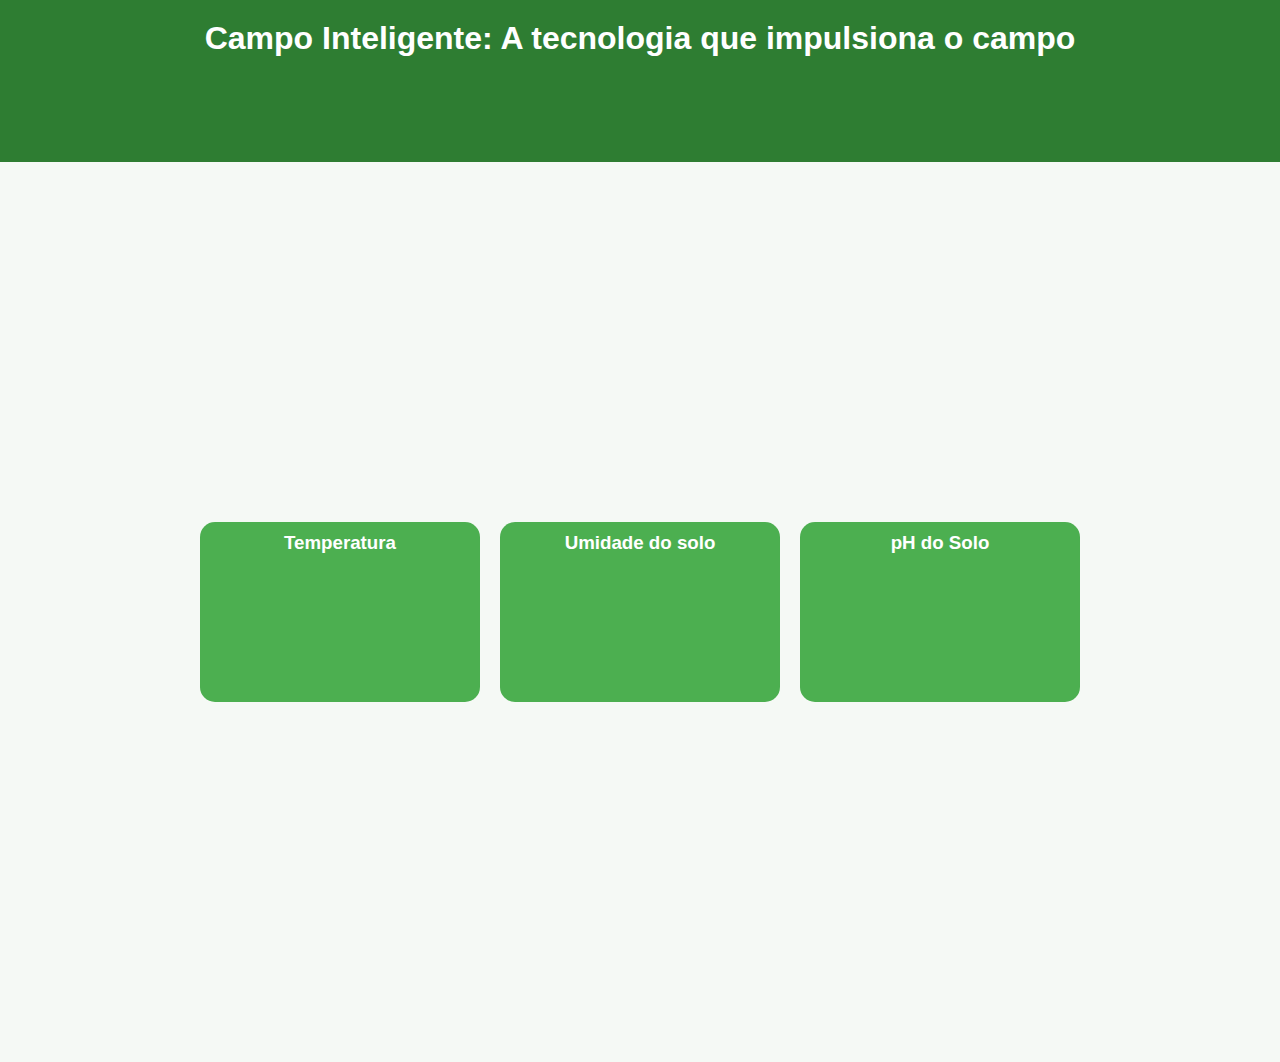
<file: index.html>
<!DOCTYPE html>
<html lang="pt-br">
<head>
    <meta charset="UTF-8">
    <meta name="viewport" content="width=device-width, initial-scale=1.0">
    <title>Conexão Campo-Cidade</title>
    <link rel="stylesheet" href="src/css/style.css">
</head>
<body>
    <header>
        <h1>Campo Inteligente: A tecnologia que impulsiona o campo</h1>
    </header>

    <!--Cards para exibir informações sobre o solo.-->
    <main>
        <section class="section-cards">
            <div class="card">
                <h3>Temperatura</h3>
            </div>

            <div class="card">
                <h3>Umidade do solo</h3>
            </div>

            <div class=card>
                <h3>pH do Solo</h3>
            </div>
        </section>
    </main>
</body>
</html>
</file>
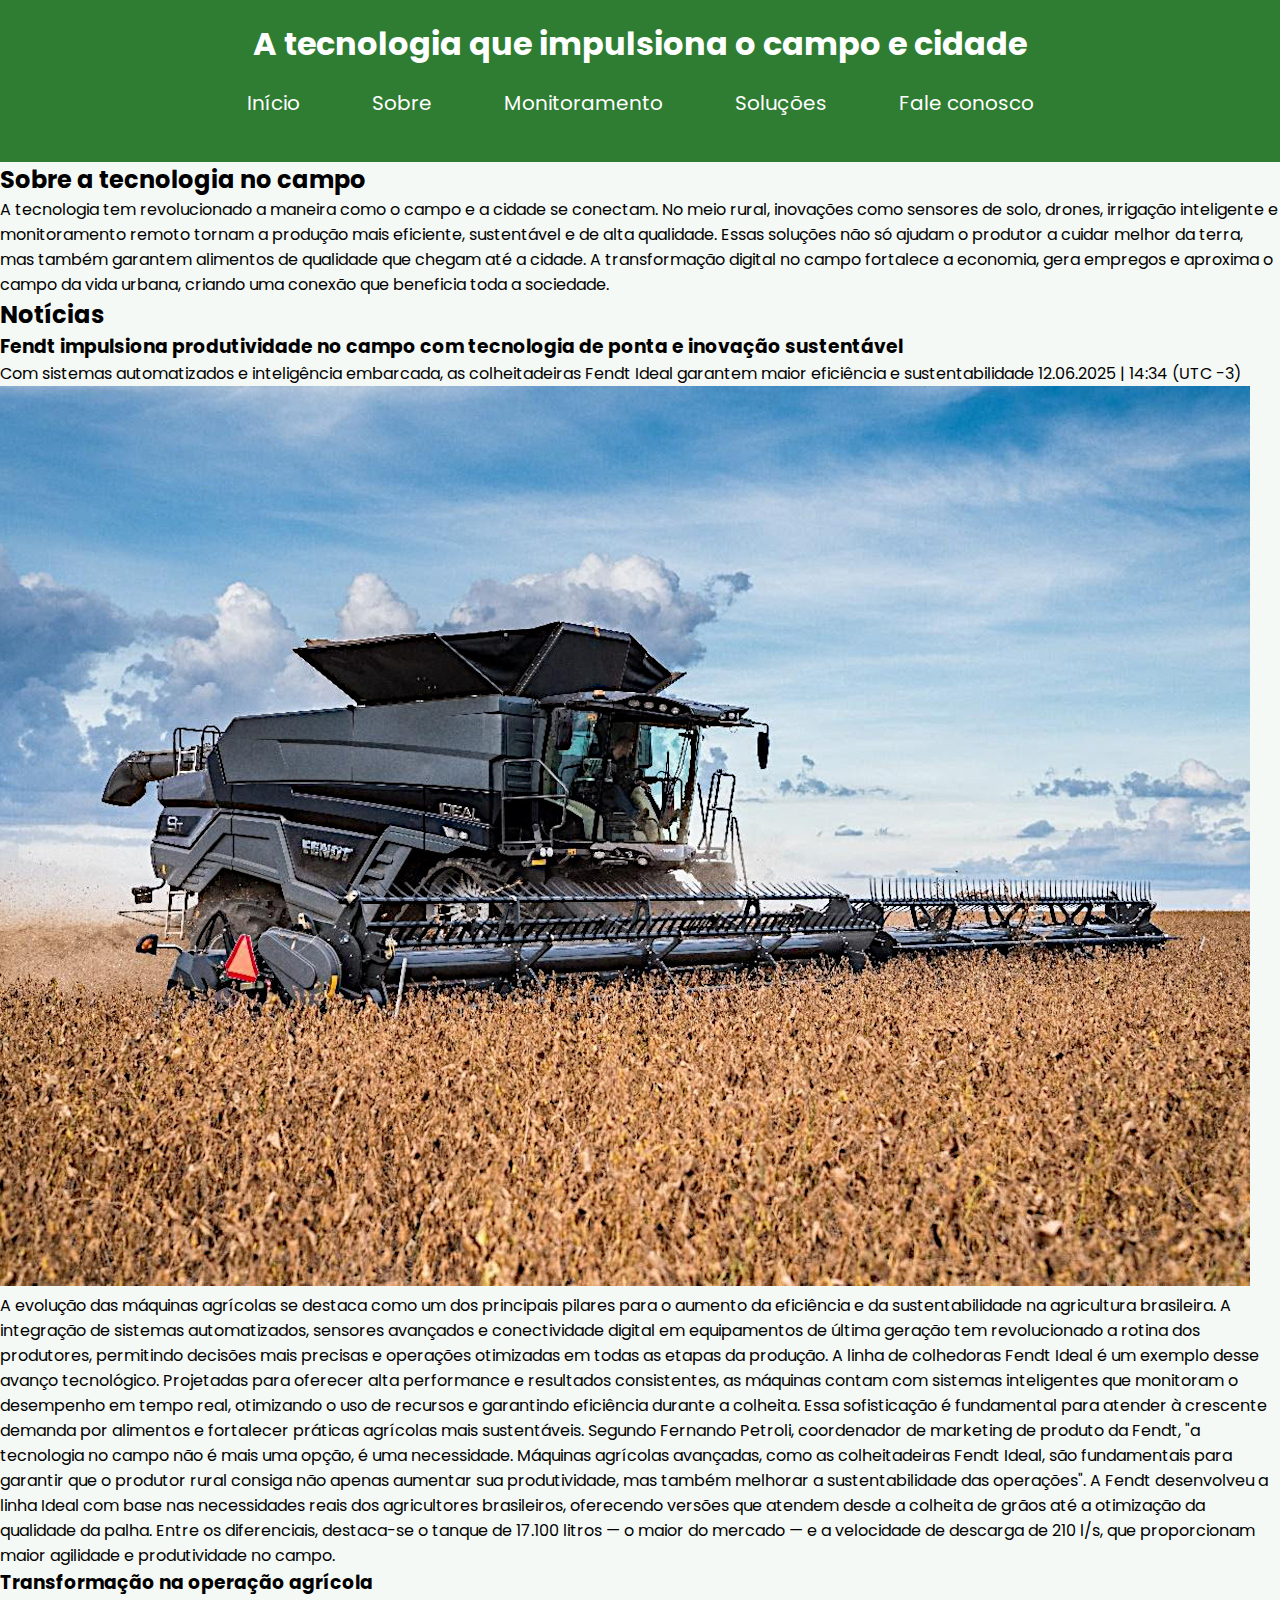
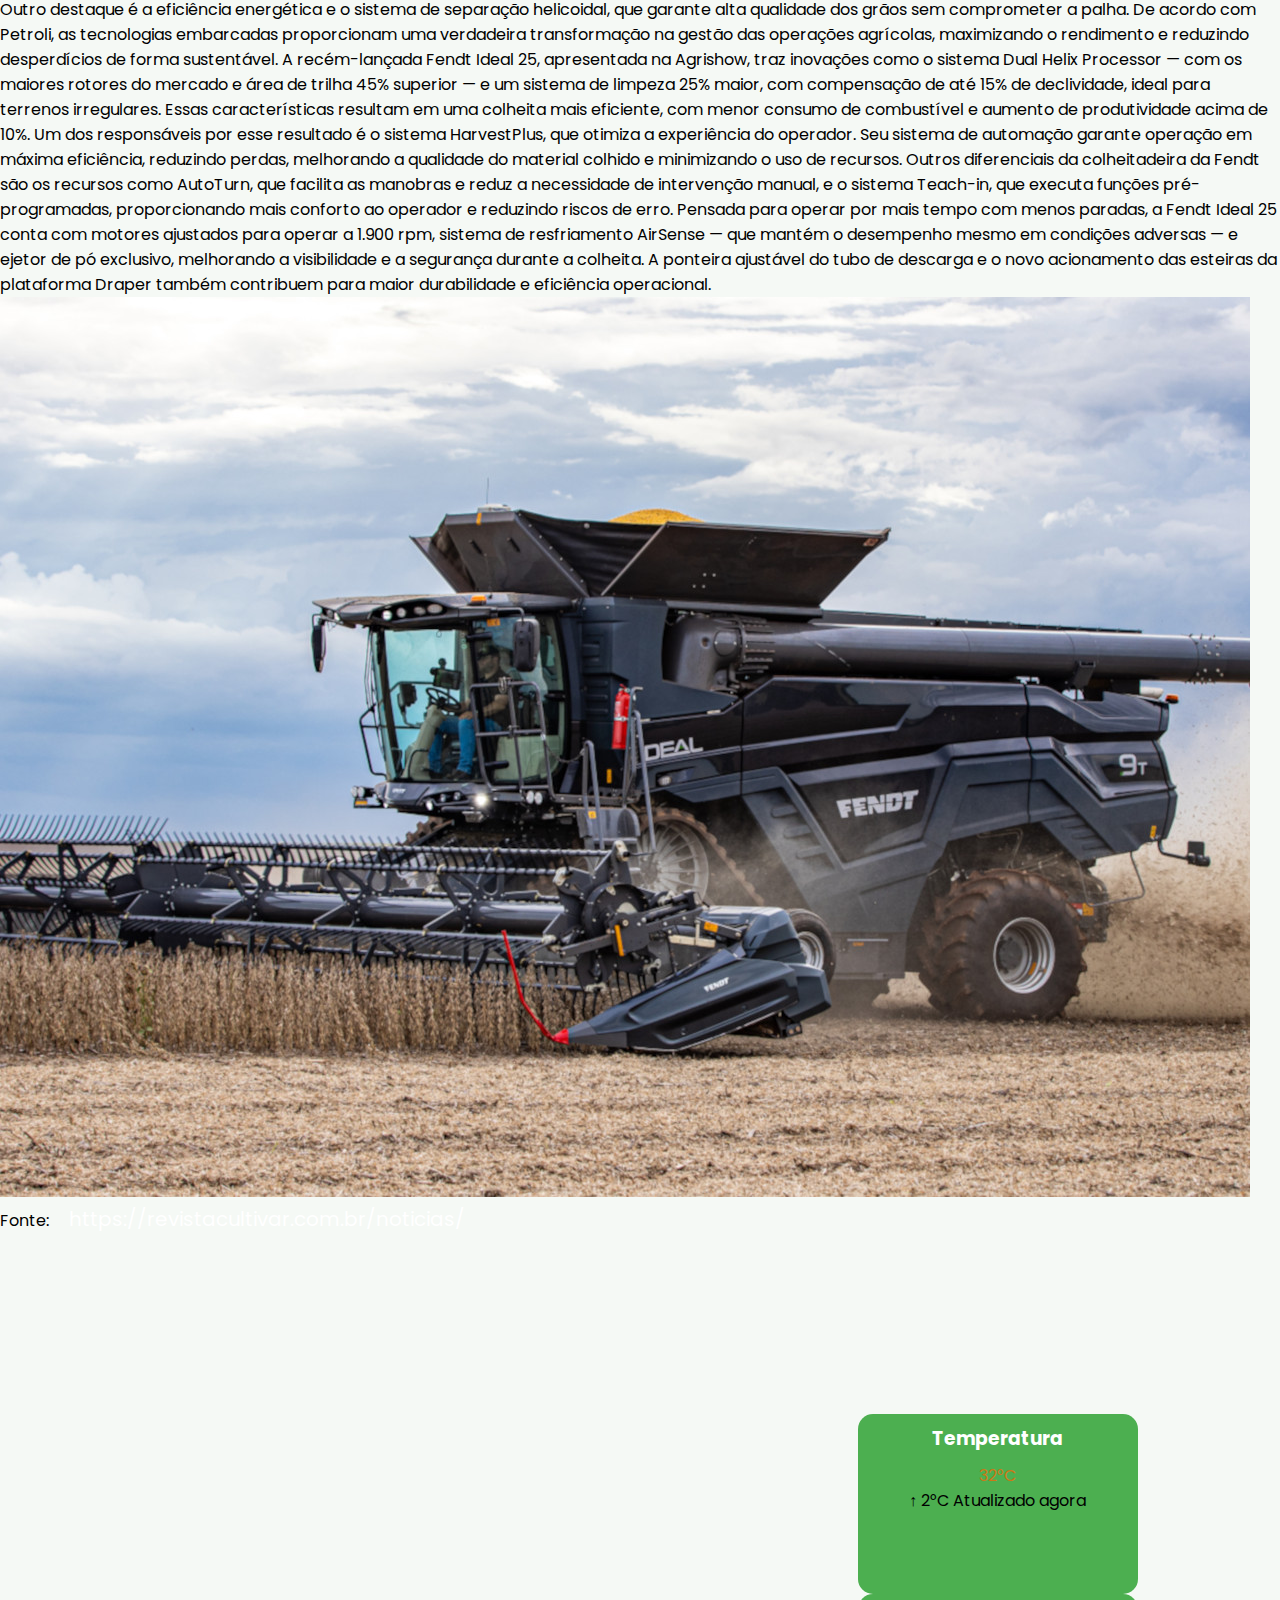
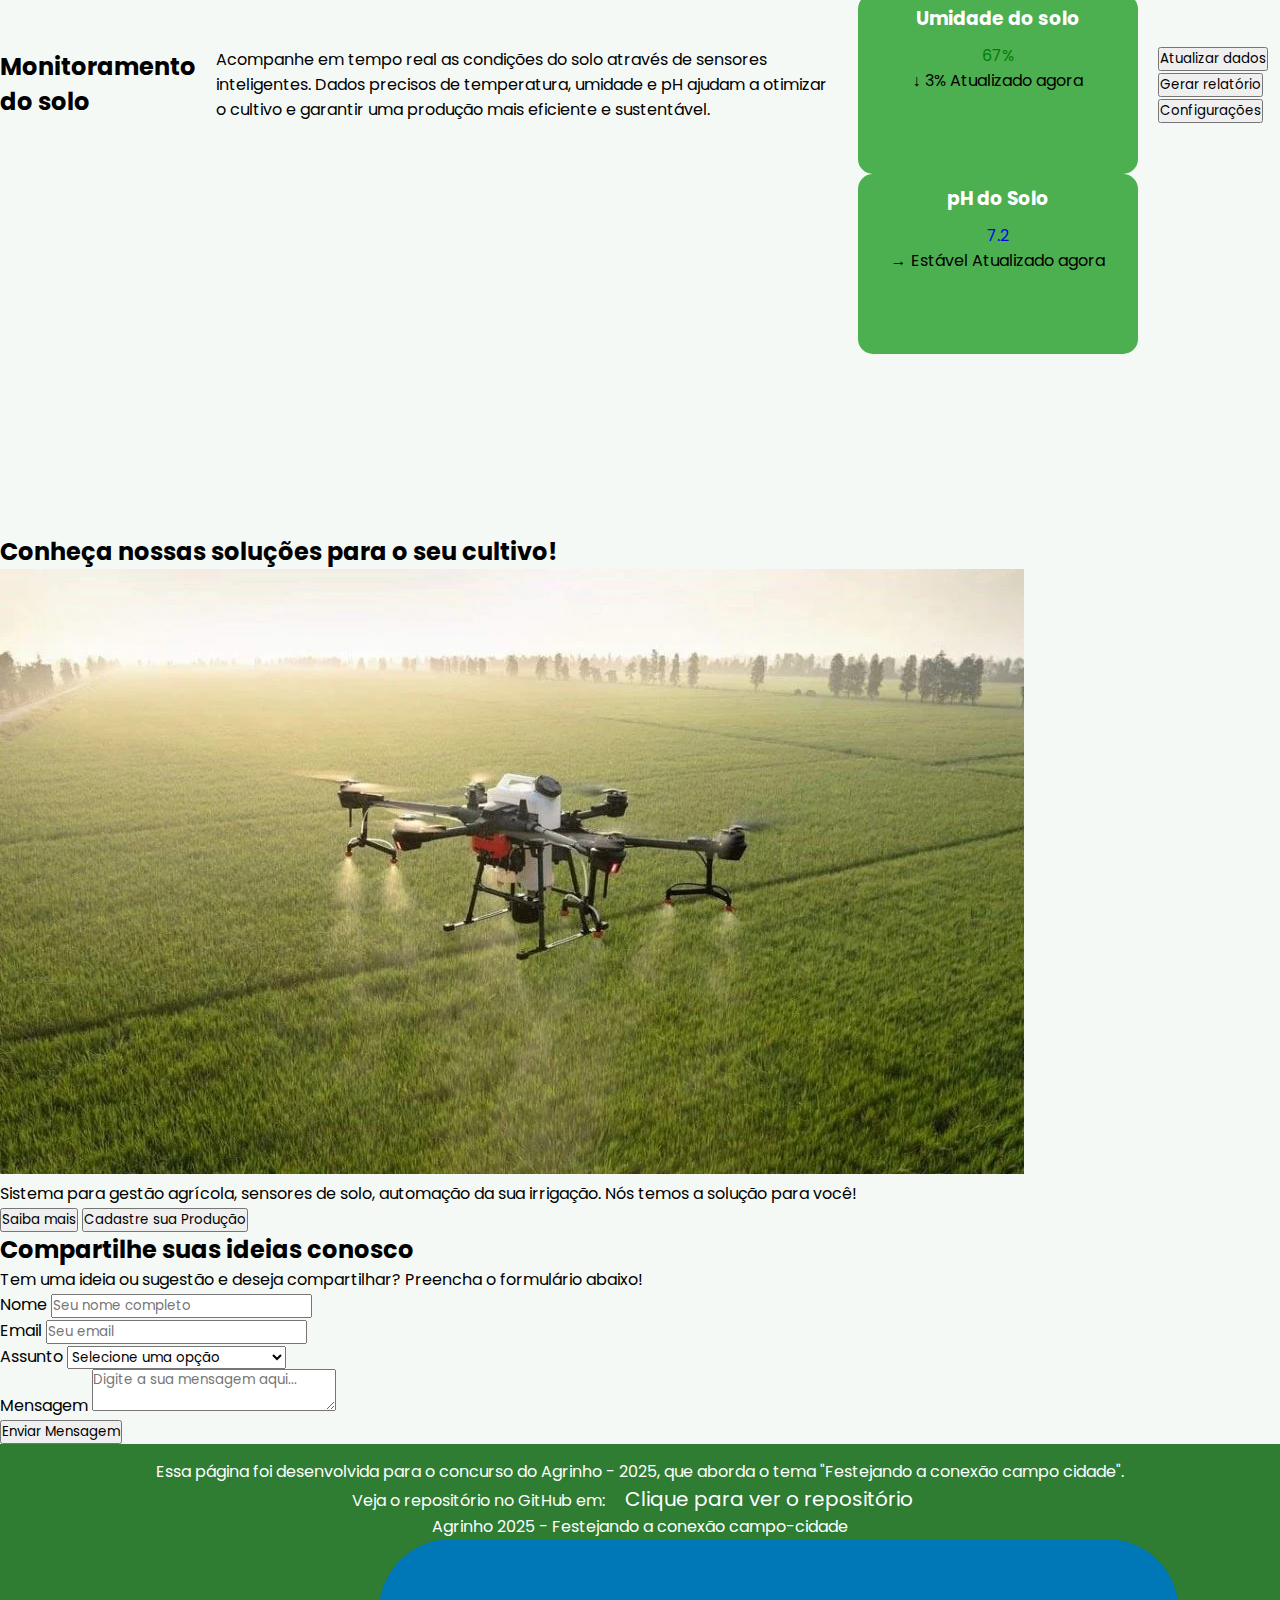
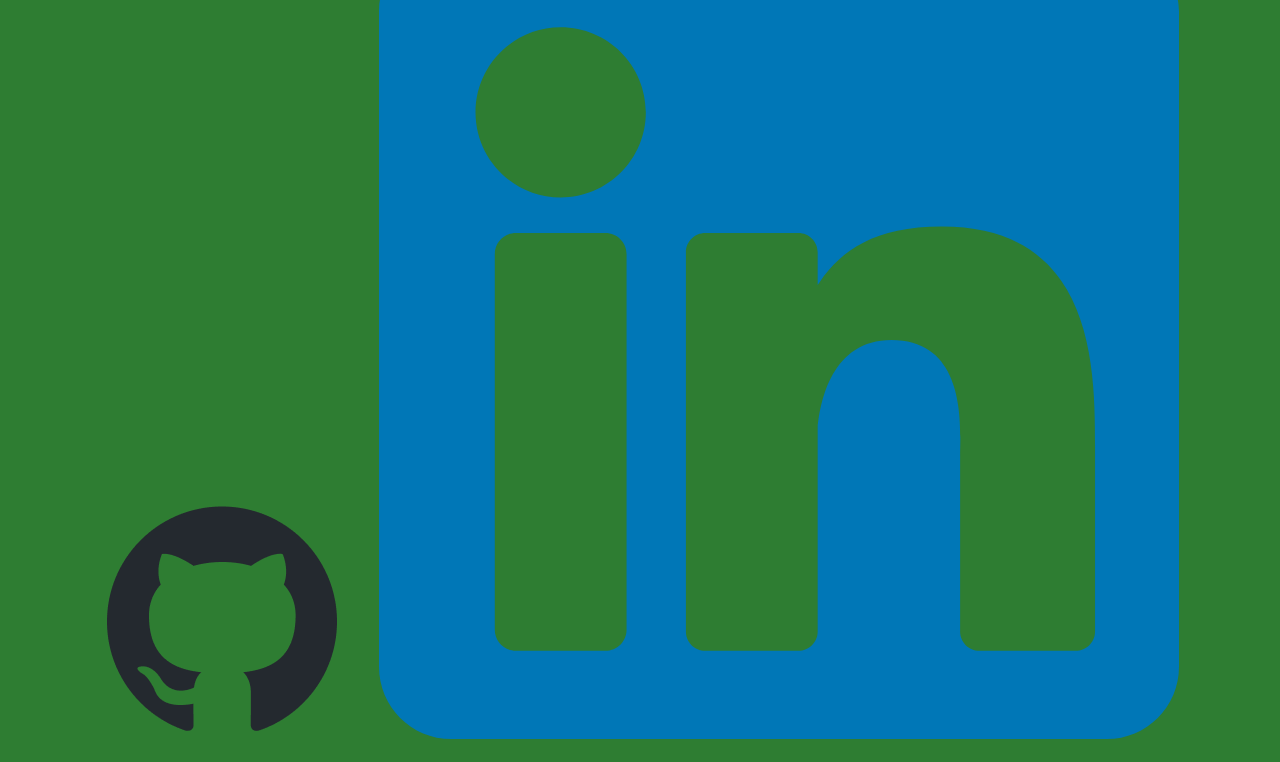
<file: src/pages/index.html>
<!DOCTYPE html>
<html lang="pt-br">
<head>
    <meta charset="UTF-8">
    <meta name="viewport" content="width=device-width, initial-scale=1.0" />
    <title>Conexão Campo-Cidade</title>
    <link href="https://fonts.googleapis.com/css2?family=Poppins:wght@400;500;600;700&display=swap" rel="stylesheet">
    <link rel="stylesheet" href="../css/style.css">
    <link rel="stylesheet" href="../css/responsive.css">
</head>
<body>
    <header id="home">
        <h1>A tecnologia que impulsiona o campo e cidade</h1>

        <nav>
            <ul>
                <li>
                    <a href="#home">Início</a>
                </li>
                <li>
                    <a href="#about">Sobre</a>
                </li>
                <li>
                    <a href="#monitoring">Monitoramento</a>
                </li>
                <li>
                    <a href="#soluctions">Soluções</a>
                </li>
                <li>
                    <a href="#form">Fale conosco</a>
                </li>
            </ul>
        </nav>
    </header>

    <main>
        <section id="about">
            <h2>Sobre a tecnologia no campo</h2>
            <p>
                A tecnologia tem revolucionado a maneira como o campo e a cidade se conectam. No meio rural, inovações como sensores de solo, drones, irrigação inteligente e monitoramento remoto tornam a produção mais eficiente, sustentável e de alta qualidade. Essas soluções não só ajudam o produtor a cuidar melhor da terra, mas também garantem alimentos de qualidade que chegam até a cidade. A transformação digital no campo fortalece a economia, gera empregos e aproxima o campo da vida urbana, criando uma conexão que beneficia toda a sociedade.
            </p>
        </section>

        <section class="news">
            <h2>Notícias</h2>
            <div class="new">
                <h3>
                    Fendt impulsiona produtividade no campo com tecnologia de ponta e inovação sustentável
                </h3
                <p class="preview">
                    Com sistemas automatizados e inteligência embarcada, as colheitadeiras Fendt Ideal garantem maior eficiência e sustentabilidade
                    12.06.2025 | 14:34 (UTC -3)
                </p>
    
                <img src="../img/new.jpg" alt="">
                <p class="new-description">
                    A evolução das máquinas agrícolas se destaca como um dos principais pilares para o aumento da eficiência e da sustentabilidade na agricultura brasileira. A integração de sistemas automatizados, sensores avançados e conectividade digital em equipamentos de última geração tem revolucionado a rotina dos produtores, permitindo decisões mais precisas e operações otimizadas em todas as etapas da produção.
    
                    A linha de colhedoras Fendt Ideal é um exemplo desse avanço tecnológico. Projetadas para oferecer alta performance e resultados consistentes, as máquinas contam com sistemas inteligentes que monitoram o desempenho em tempo real, otimizando o uso de recursos e garantindo eficiência durante a colheita. Essa sofisticação é fundamental para atender à crescente demanda por alimentos e fortalecer práticas agrícolas mais sustentáveis.
    
                    Segundo Fernando Petroli, coordenador de marketing de produto da Fendt, "a tecnologia no campo não é mais uma opção, é uma necessidade. Máquinas agrícolas avançadas, como as colheitadeiras Fendt Ideal, são fundamentais para garantir que o produtor rural consiga não apenas aumentar sua produtividade, mas também melhorar a sustentabilidade das operações".
    
                    A Fendt desenvolveu a linha Ideal com base nas necessidades reais dos agricultores brasileiros, oferecendo versões que atendem desde a colheita de grãos até a otimização da qualidade da palha. Entre os diferenciais, destaca-se o tanque de 17.100 litros — o maior do mercado — e a velocidade de descarga de 210 l/s, que proporcionam maior agilidade e produtividade no campo.
                </p>
            </div>

            <div class="new">
                <h3>
                    Transformação na operação agrícola
                </h3>
                <p class="new-description">
                    Outro destaque é a eficiência energética e o sistema de separação helicoidal, que garante alta qualidade dos grãos sem comprometer a palha. De acordo com Petroli, as tecnologias embarcadas proporcionam uma verdadeira transformação na gestão das operações agrícolas, maximizando o rendimento e reduzindo desperdícios de forma sustentável.
    
                    A recém-lançada Fendt Ideal 25, apresentada na Agrishow, traz inovações como o sistema Dual Helix Processor — com os maiores rotores do mercado e área de trilha 45% superior — e um sistema de limpeza 25% maior, com compensação de até 15% de declividade, ideal para terrenos irregulares. Essas características resultam em uma colheita mais eficiente, com menor consumo de combustível e aumento de produtividade acima de 10%.
    
                    Um dos responsáveis por esse resultado é o sistema HarvestPlus, que otimiza a experiência do operador. Seu sistema de automação garante operação em máxima eficiência, reduzindo perdas, melhorando a qualidade do material colhido e minimizando o uso de recursos. Outros diferenciais da colheitadeira da Fendt são os recursos como AutoTurn, que facilita as manobras e reduz a necessidade de intervenção manual, e o sistema Teach-in, que executa funções pré-programadas, proporcionando mais conforto ao operador e reduzindo riscos de erro.
    
                    Pensada para operar por mais tempo com menos paradas, a Fendt Ideal 25 conta com motores ajustados para operar a 1.900 rpm, sistema de resfriamento AirSense — que mantém o desempenho mesmo em condições adversas — e ejetor de pó exclusivo, melhorando a visibilidade e a segurança durante a colheita. A ponteira ajustável do tubo de descarga e o novo acionamento das esteiras da plataforma Draper também contribuem para maior durabilidade e eficiência operacional.
                </p>

                <img src="../img/new2.jpg" alt="">
            </div>

            <span>Fonte: <a href="https://revistacultivar.com.br/noticias/fendt-impulsiona-produtividade-no-campo-com-tecnologia-de-ponta-e-inovacao-sustentavel">https://revistacultivar.com.br/noticias/</a></span>
        </section>
        <!--Cards para exibir informações sobre o solo. (É apenas para simular, já que o projeto é baseado apenas em HTML e CSS, então não terá nenhuma funcionalidade útil)-->
        <section class="section-cards" id="monitoring">
            <h2>Monitoramento do solo</h2>
            <p class="monitoring-description">
                Acompanhe em tempo real as condições do solo através de sensores inteligentes. 
                Dados precisos de temperatura, umidade e pH ajudam a otimizar o cultivo e 
                garantir uma produção mais eficiente e sustentável.
            </p>

            <div class="cards">
                <div class="card">
                    <h3>Temperatura</h3>
                    <p class="orange-status">32°C</p>
                    
                    <div class="card-footer">
                        <span class="stt-green">↑ 2°C</span>
                        <span class="updated-now">Atualizado agora</span>
                    </div>
                </div>
    
                <div class="card">
                    <h3>Umidade do solo</h3>
                    <p class="green-status">67%</p>
                    <div class="card-footer">
                        <span class="stt-red">↓ 3%</span>
                        <span class="updated-now">Atualizado agora</span>
                    </div>
                </div>
    
                <div class="card">
                    <h3>pH do Solo</h3>
                    <p class="blue-status">7.2</p>
                    <div class="card-footer">
                        <span class="stt-yellow">→ Estável</span>
                        <span class="updated-now">Atualizado agora</span>
                    </div>
                </div>
            </div>

            <div class="sys-control">
                <button>Atualizar dados</button>
                <button>Gerar relatório</button>
                <button>Configurações</button>
            </div>
        </section>

        <section class="container-box" id="soluctions">
            <div class="boxes">
                <div class="box">
                    <h2>Conheça nossas soluções para o seu cultivo!</h2>
                    <div class="drone">
                        <img src="../img/drone_img.webp" alt="" id="drone-img">
                    </div>
            
                    <p>
                        Sistema para gestão agrícola, sensores de solo, automação da sua irrigação. Nós temos a solução para você!
                    </p>

                    <div class="buttons">
                        <button>Saiba mais</button>
                        <button>Cadastre sua Produção</button>
                    </div>
                </div>
            </div>
        </section>
    </main>

    <section id="form" class="form-section">
        <h2>Compartilhe suas ideias conosco</h2>
        <p class="form-description">Tem uma ideia ou sugestão e deseja compartilhar? Preencha o formulário abaixo!</p>

        <form>
            <div class="form-label">
                <label for="name">Nome</label>
                <input type="text" required placeholder="Seu nome completo">
            </div>

            <div class="form-label">
                <label for="email">Email</label>
                <input type="email" required placeholder="Seu email">
            </div>

            <div class="form-label">
                <label for="submit">Assunto</label>
                <select name="" id="submit" required>
                    <option value="">Selecione uma opção</option>
                    <option value="sugestion">Sugerir uma nova Tecnologia</option>
                    <option value="idea">Nova Ideia</option>
                    <option value="opinion">Compartilhar opinião</option>
                    <option value="other">Outro</option>
                </select>

            <div class="form-label">
                <label for="message">Mensagem</label>
                <textarea name="" id="message" placeholder="Digite a sua mensagem aqui..."></textarea>
            </div>

                <div class="form-btn">
                    <button>Enviar Mensagem</button>
                </div>
            </div>
        </form>
    </section>

    <footer>
        <p>
            Essa página foi desenvolvida para o concurso do Agrinho - 2025, que aborda o tema "Festejando a conexão campo cidade".
            <br>
            Veja o repositório no GitHub em: <a href="https://github.com/kev1n999/agrinho-2025-ctg4">Clique para ver o repositório</a>
        </p>
        <p>Agrinho 2025 - Festejando a conexão campo-cidade</p>

        <a href="https://github.com/kev1n999">
            <img src="../img/github-mark.png" alt="Acesse meu GitHub">
        </a>
        <a href="https://www.linkedin.com/in/kevin-fdev/">
            <img src="../img/linkedin-svgrepo-com.svg" alt="Acesse meu Linkedin">
        </a>

    </footer>
</body>
</html>
</file>
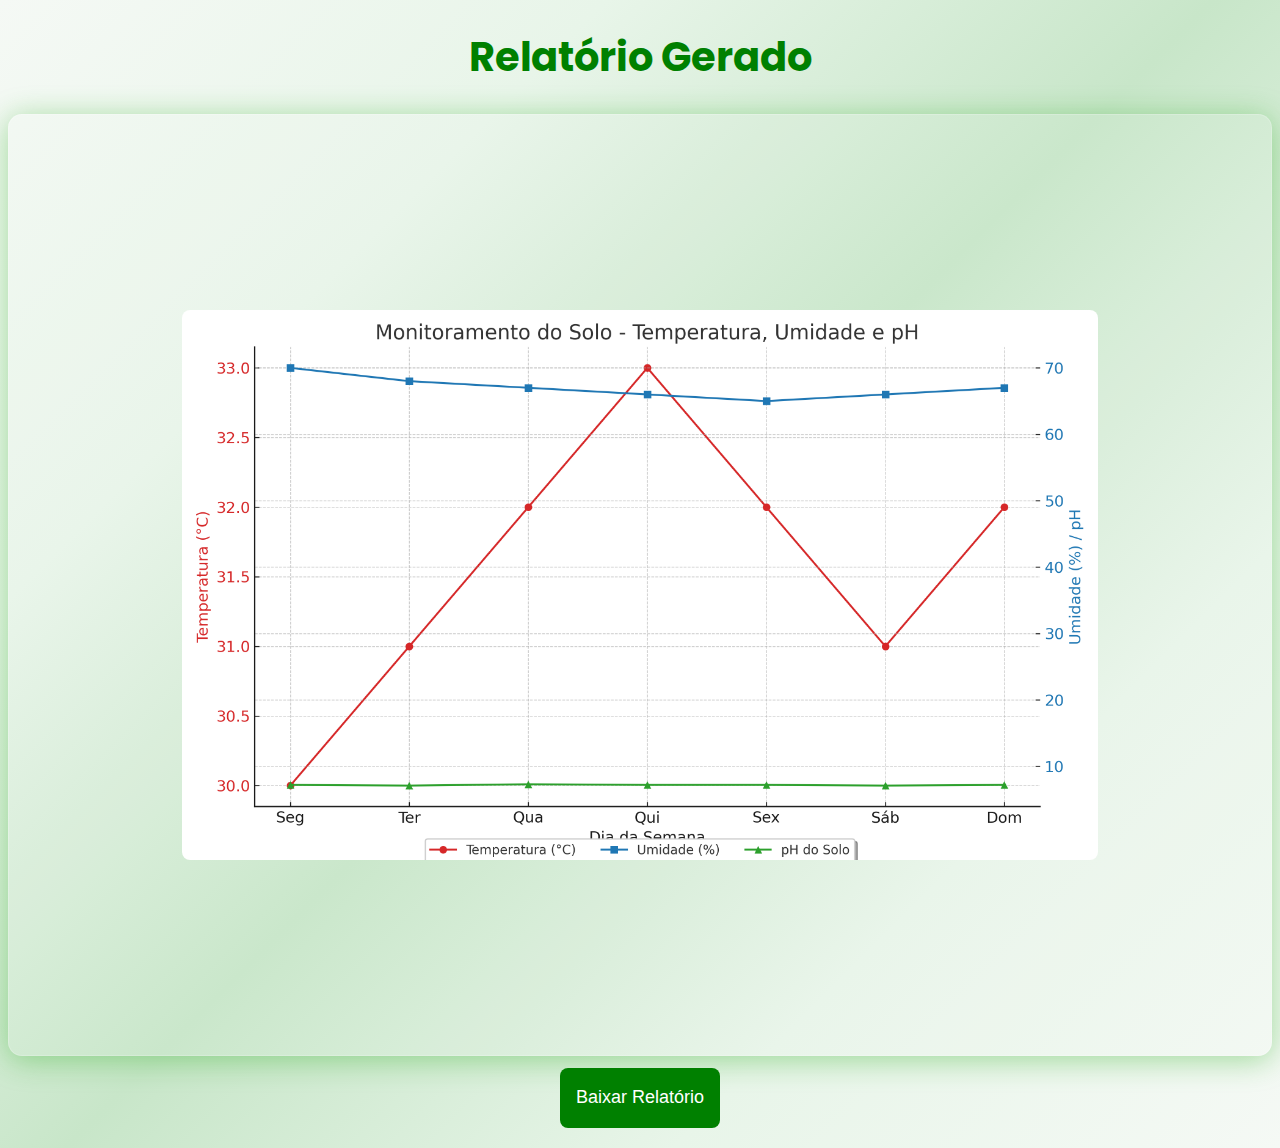
<file: src/pages/monitoramento.html>
<!DOCTYPE html>
<html lang="pt-br">
<head>
    <meta charset="UTF-8">
    <meta name="viewport" content="width=device-width, initial-scale=1.0">
    <title>Relatório do Monitoramento do solo</title>
    <link href="https://fonts.googleapis.com/css2?family=Poppins:wght@400;500;600;700&display=swap" rel="stylesheet">
</head>
<style>
    body {
        background: linear-gradient(135deg, #f5f9f5 0%, #e8f5e9 25%, #c8e6c9 50%, #e8f5e9 75%, #f5f9f5 100%);
    }

    h1 {
        color: green; 
        text-align: center;
        font-family: "Poppins", sans-serif;
        font-size: 40px;
    }

    .container {
        height: 100vh;
        border: 1px solid rgba(255, 255, 255, 0.2); 
        border-radius: 14px;
        background: rgba(255, 255, 255, 0.05); 
        box-shadow: 0 4px 30px rgba(36, 173, 23, 0.4); 
        padding: 20px;
        display: flex;
        justify-content: center;
        align-items: center;
    }

    img {
        width: 75%;
        border-radius: 8px;
    }

    .buttons {
        display: flex;
        justify-content: center;
        padding: 12px;
    }

    .buttons button {
        border: none;
        border-radius: 8px;
        background-color: green;
        height: 60px;
        width: 160px;
        color: white;
        font-size: 18px;
        cursor: pointer;
        transition: background-color 0.3s ease;
    }

    button:hover {
        background-color: rgb(18, 80, 25);
    }

    @media (max-height: 768px) {
        .container {
            height: 300px;
        }

        img {
            width: 100%;
        }
    }
</style>
<body>
    <h1>Relatório Gerado</h1>
    <div class="container">
        <img src="../img/monitoramento.png" alt="">
    </div>

    <div class="buttons">
        <button>Baixar Relatório</button>
    </div>
</body>
</html>
</file>
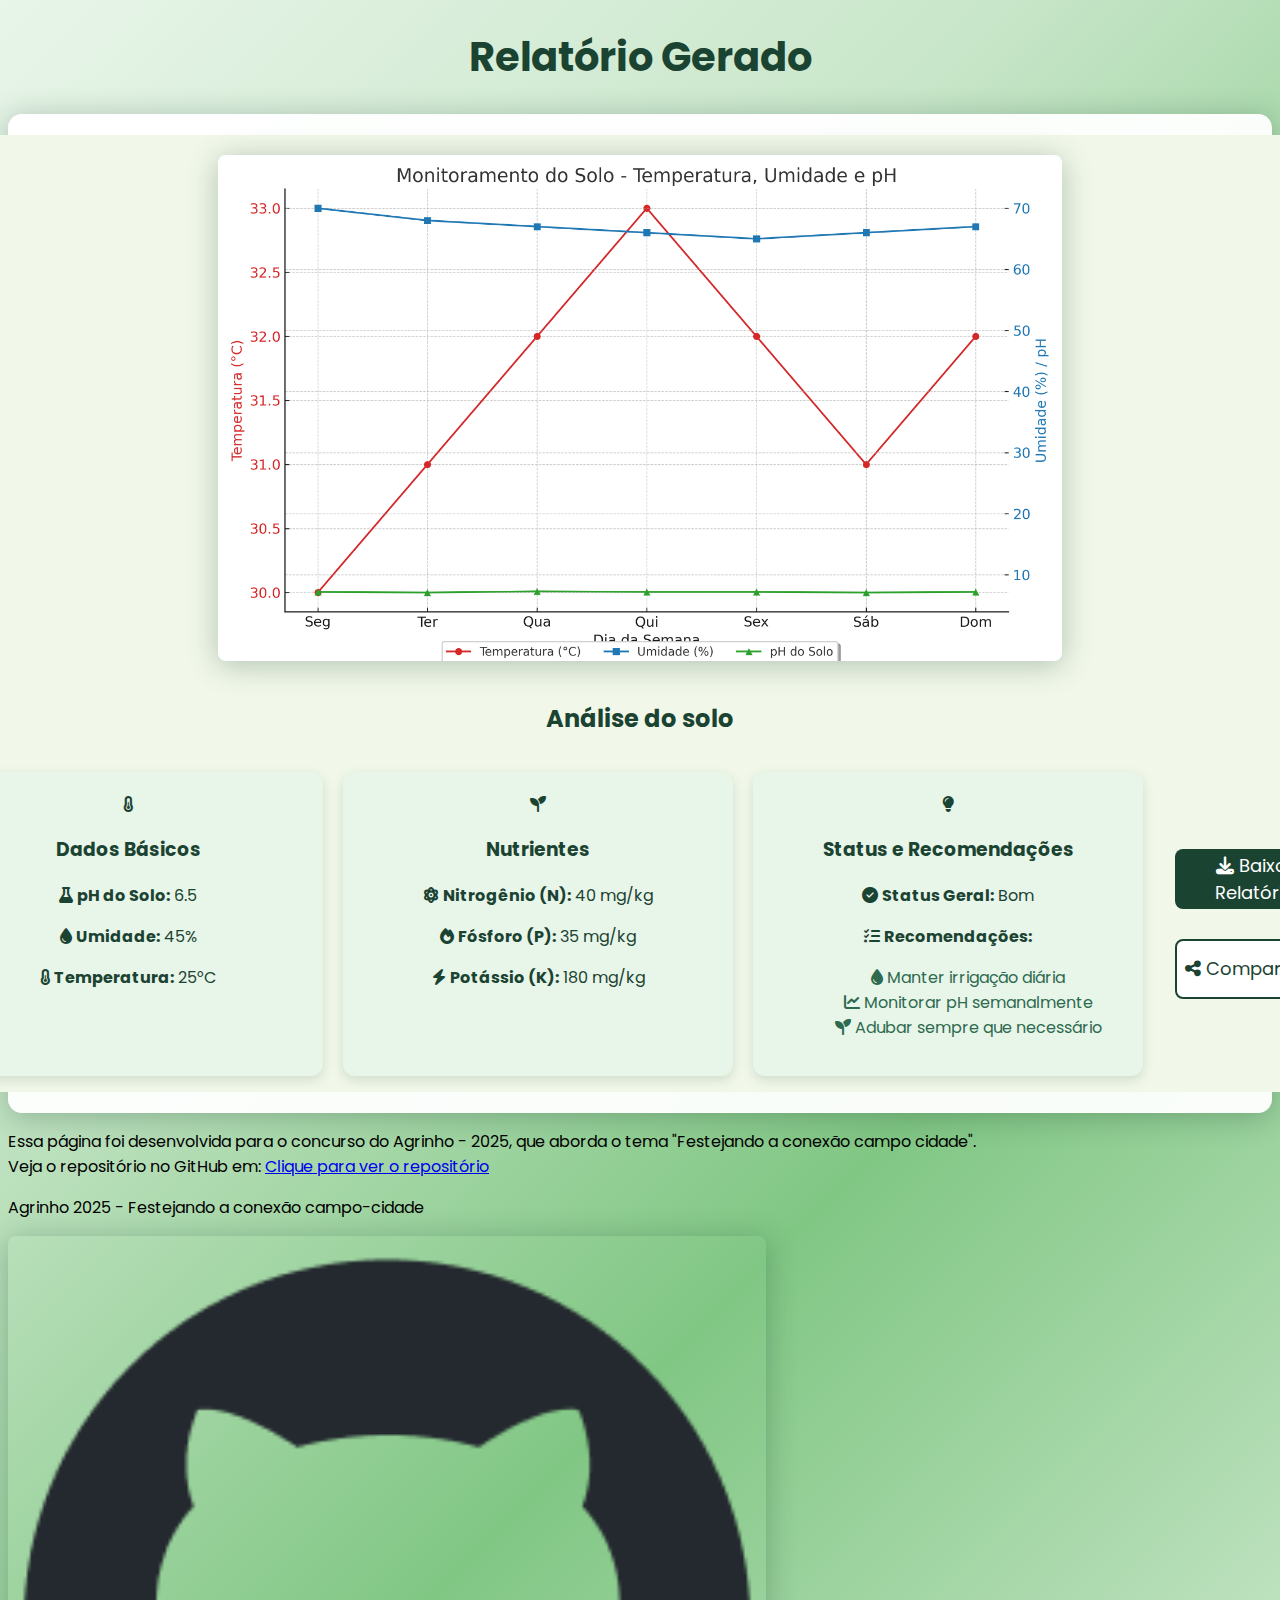
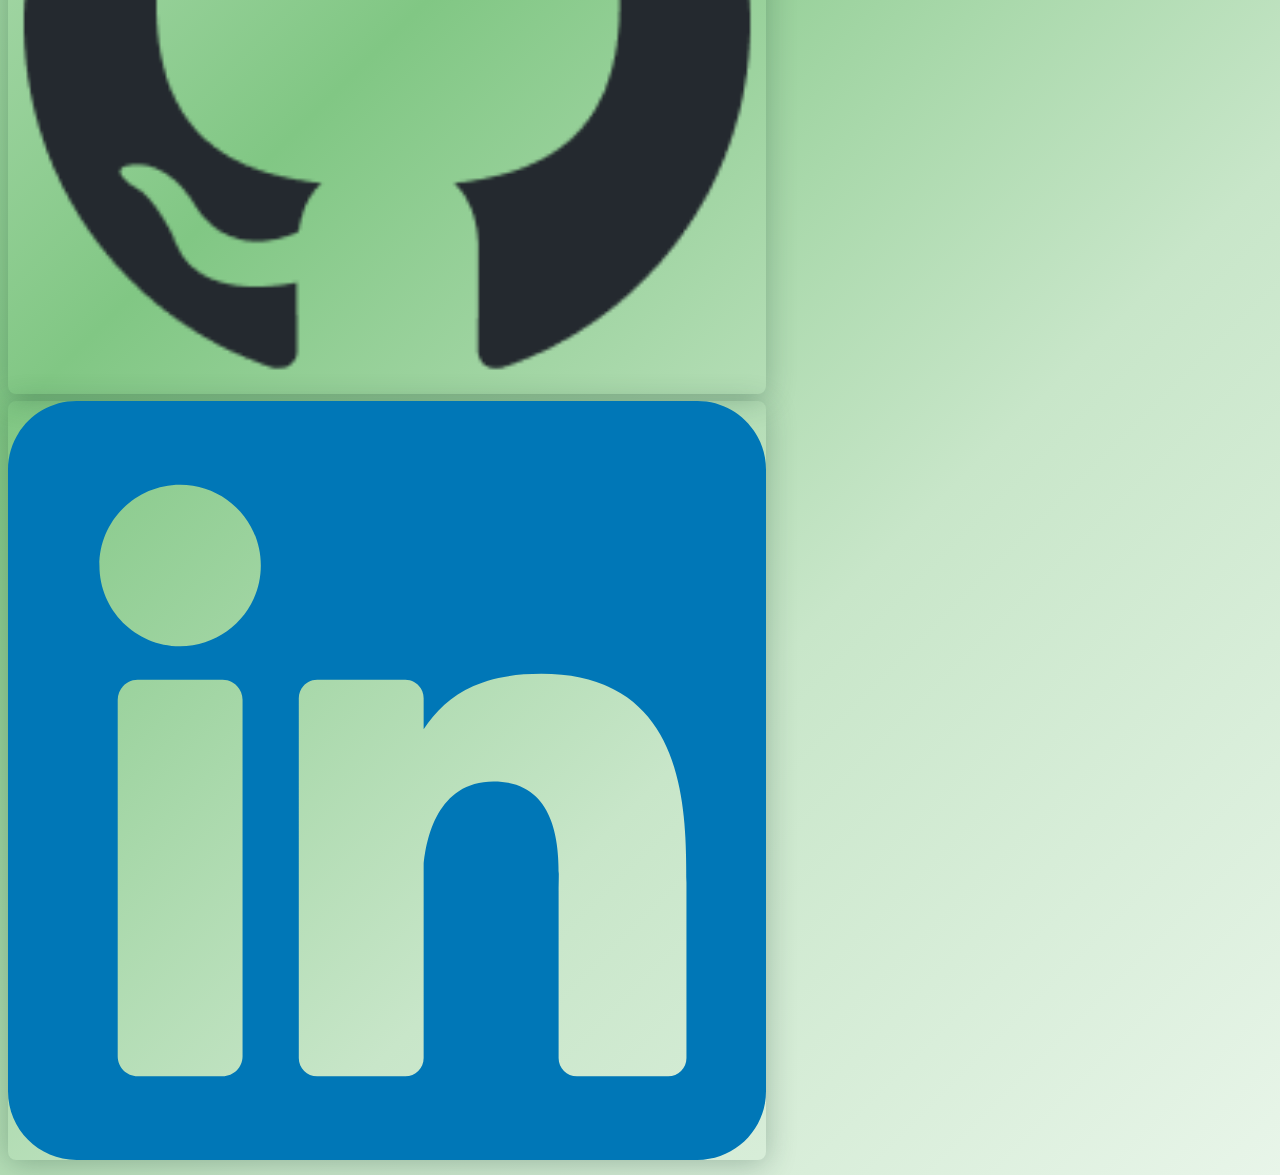
<file: src/pages/report.html>
<!DOCTYPE html>
<html lang="pt-br">
<head>
    <meta charset="UTF-8">
    <meta name="viewport" content="width=device-width, initial-scale=1.0">
    <title>Relatório do Monitoramento do solo</title>
    <link href="https://fonts.googleapis.com/css2?family=Poppins:wght@400;500;600;700&display=swap" rel="stylesheet">
    <link rel="stylesheet" href="https://cdnjs.cloudflare.com/ajax/libs/font-awesome/6.5.1/css/all.min.css">
    <link rel="stylesheet" href="../css/report.css">
</head>
<body>
    <h1>Relatório Gerado</h1>

    <div class="container">
        <div class="report">
            <div class="img">
                <img src="../img/monitoramento.png" alt="">
            </div>
    
            <h2>Análise do solo</h2>
    
        <div class="cards">
            <div class="card">
                <div class="card-icon">
                    <i class="fas fa-temperature-half"></i>
                </div>
                <h3>Dados Básicos</h3>
                <div class="info">
                    <p><i class="fas fa-flask"></i> <strong>pH do Solo:</strong> <span id="ph-value">6.5</span></p>
                    <p><i class="fas fa-tint"></i> <strong>Umidade:</strong> <span id="moisture-value">45%</span></p>
                    <p><i class="fas fa-thermometer-half"></i> <strong>Temperatura:</strong> <span id="temperature-value">25°C</span></p>
                </div>
            </div>
    
            <div class="card">
                <div class="card-icon">
                    <i class="fas fa-seedling"></i>
                </div>
                <h3>Nutrientes</h3>
                <div class="info">
                    <p><i class="fas fa-atom"></i> <strong>Nitrogênio (N):</strong> <span id="nitrogen-value">40 mg/kg</span></p>
                    <p><i class="fas fa-fire"></i> <strong>Fósforo (P):</strong> <span id="phosphorus-value">35 mg/kg</span></p>
                    <p><i class="fas fa-bolt"></i> <strong>Potássio (K):</strong> <span id="potassium-value">180 mg/kg</span></p>
                </div>
            </div>
    
            <div class="card">
                <div class="card-icon">
                    <i class="fas fa-lightbulb"></i>
                </div>
                <h3>Status e Recomendações</h3>
                <div class="info">
                    <p><i class="fas fa-check-circle"></i> <strong>Status Geral:</strong> <span id="status-value">Bom</span></p>
                    <p><i class="fas fa-list-check"></i> <strong>Recomendações:</strong></p>
                    <ul>
                        <li><i class="fas fa-tint"></i> Manter irrigação diária</li>
                        <li><i class="fas fa-chart-line"></i> Monitorar pH semanalmente</li>
                        <li><i class="fas fa-seedling"></i> Adubar sempre que necessário</li>
                    </ul>
                </div>
            </div>

            <div class="buttons">
                <button id="download-btn"><i class="fas fa-download"></i> Baixar Relatório</button>
                <button id="share-btn"><i class="fas fa-share-alt"></i> Compartilhar</button>
            </div>
        </div>
        </div>
    </div>

    <footer>
        <p>
            Essa página foi desenvolvida para o concurso do Agrinho - 2025, que aborda o tema "Festejando a conexão campo cidade".
            <br>
            Veja o repositório no GitHub em: <a href="https://github.com/kev1n999/agrinho-2025-ctg4">Clique para ver o repositório</a>
        </p>
        <p>Agrinho 2025 - Festejando a conexão campo-cidade</p>
    
        <a href="https://github.com/kev1n999">
            <img src="../img/github-mark.png" alt="Acesse meu GitHub">
        </a>
        <a href="https://www.linkedin.com/in/kevin-fdev/">
            <img src="../img/linkedin-svgrepo-com.svg" alt="Acesse meu Linkedin">
        </a>
    </footer>
</body>
</html>
</file>
<file: src/css/style.css>
* {
    margin: 0;
    padding: 0;
    font-family: "Poppins", sans-serif;
}

body {
    background-color: #f5f9f5;
}

header {
    background-color: #2e7d32;
    text-align: center;
    height: 18vh;
}

header h1 {
    color: #ffffff;
    padding-top: 20px;
}

nav ul {
    display: flex;
    justify-content: center;
    align-items: center;
    gap: 40px;
    padding: 20px 0;
}

li {
    list-style-type: none;
}

a {
    color: white;
    font-size: 20px;
    text-decoration: none;
    padding: 8px 16px;
    border-radius: 20px;
    transition: all 0.3s ease;
}

a:hover {
    background-color: #1b5e20;
    transform: translateY(-2px);
    color: rgb(58, 207, 58)
}

.section-cards {
    height: 100vh;
    display: flex;
    justify-content: center;
    align-items: center;
    gap: 20px;
}

.card {
    background-color: #4caf50;
    height: 180px;
    width: 280px;
    border-radius: 15px;
    text-align: center;
    cursor: pointer;
    transition: transform 0.3s ease;
}

.card h3 {
    padding: 10px;
    color: white;
}

.card:hover {
    transform: scale(1.01);
    background-color: #388e3c;
}

.orange-status {
    color: rgb(204, 120, 23)
}

.green-status {
    color: green
}

.blue-status {
    color: blue
}

footer {
    background-color: #2e7d32;
    text-align: center;
    padding: 15px 0;
    color: white;
}
</file>
<file: src/css/responsive.css>
@media (max-width: 1200px) {
    .cards {
        gap: 16px;
        justify-content: center;
    }

    .card {
        width: 280px;
        margin: 10px;
    }

    .container {
        padding: 0 20px;
        max-width: 100%;
        overflow-x: hidden;
    }
}

@media (max-width: 992px) {
    nav ul {
        gap: 20px;
    }

    header h1 {
        font-size: 24px;
    }

    .card {
        width: 240px;
    }

    textarea {
        width: 100%;
        max-width: 600px;
    }

    .container {
        width: 90%;
        max-width: 100%;
        overflow-x: hidden;
    }

    .form-section {
        width: 100%;
        max-width: 600px;
        margin: 0 auto;
        padding: 20px;
        box-sizing: border-box;
    }
}

@media (max-width: 768px) {
    nav ul {
        flex-direction: column;
        gap: 10px;
        padding: 10px 0;
        align-items: center;
    }

    header {
        height: auto;
        padding: 15px;
        flex-direction: column;
        text-align: center;
    }

    header h1 {
        font-size: 22px;
        padding-top: 10px;
        margin-bottom: 10px;
    }

    .section-cards h2 {
        text-align: center;
        margin-bottom: 20px;
    }

    .cards {
        flex-direction: column;
        align-items: center;
        gap: 20px;
    }

    .card {
        width: 90%;
        max-width: 400px;
    }

    .form-section {
        padding: 15px;
        width: 90%;
        margin: 0 auto;
        box-sizing: border-box;
    }

    .sys-control {
        flex-direction: column;
        align-items: center;
        gap: 15px;
        width: 100%;
        max-width: 400px;
        margin: 0 auto;
    }

    button {
        width: 100%;
        max-width: 300px;
        margin: 5px 0;
    }

    textarea {
        width: 100%;
        max-width: 500px;
        box-sizing: border-box;
        margin: 0 auto;
    }
}

@media (max-width: 600px) {
    header h1 {
        font-size: 20px;
    }

    nav ul li a {
        font-size: 16px;
        padding: 8px 16px;
        display: block;
        text-align: center;
    }

    .card {
        width: 95%;
        padding: 15px;
    }

    .form-section {
        margin: 10px auto;
        padding: 15px;
        width: 95%;
        box-sizing: border-box;
    }

    .sys-control {
        width: 100%;
        max-width: 100%;
    }

    textarea {
        height: 120px;
        padding: 10px;
        width: 100%;
        box-sizing: border-box;
    }

    button {
        padding: 10px 20px;
        width: 100%;
        max-width: 100%;
    }
}

@media (max-width: 480px) {
    header h1 {
        font-size: 18px;
    }

    nav ul li a {
        font-size: 14px;
        padding: 6px 12px;
    }

    h2 {
        font-size: 20px;
        margin: 15px 0;
    }

    p {
        font-size: 15px;
        line-height: 1.4;
    }

    .card {
        width: 95%;
        height: auto;
        padding: 15px;
        margin: 10px 0;
    }

    .card h3 {
        font-size: 18px;
        margin-bottom: 10px;
    }

    .form-section {
        margin: 10px auto;
        padding: 15px;
        width: 95%;
    }

    .sys-control {
        width: 100%;
    }

    .sys-control button {
        width: 100%;
        margin: 5px 0;
    }

    textarea {
        height: 100px;
        font-size: 14px;
        width: 100%;
        box-sizing: border-box;
    }

    .container {
        padding: 0 10px;
    }
}

@media (max-width: 320px) {
    header h1 {
        font-size: 16px;
    }

    nav ul li a {
        font-size: 13px;
        padding: 5px 10px;
    }

    .card {
        padding: 10px;
    }

    .card h3 {
        font-size: 16px;
    }

    p {
        font-size: 14px;
    }

    button {
        font-size: 14px;
        padding: 8px 16px;
    }

    .form-section {
        padding: 10px;
        margin: 5px auto;
    }

    textarea {
        padding: 8px;
    }
}
</file>
<file: src/css/report.css>
* {
    font-family: "Poppins", sans-serif
}

body {
    background: linear-gradient(135deg, #e8f5e9 0%, #c8e6c9 25%, #81c784 50%, #c8e6c9 75%, #e8f5e9 100%);
}

h1 {
    color: #1b4332; 
    text-align: center;
    font-family: "Poppins", sans-serif;
    font-size: 40px;
}

.container {
    display: flex;
    flex-direction: column;
    justify-content: center;
    align-items: center;
    border: 1px solid rgba(255, 255, 255, 0.2); 
    border-radius: 14px;
    background: rgba(255, 255, 255, 0.95); 
    box-shadow: 0 4px 30px rgba(27, 67, 50, 0.3); 
    padding: 20px;
    transition: transform 0.3s ease;
}

.report {
    display: flex;
    justify-content: center;
    flex-direction: column;
    background-color: #f1f8e9;
}

.img {
    display: flex;
    justify-content: center;
    padding: 20px;
}

img {
    width: 60%;
    border-radius: 8px;
    transition: transform 0.3s ease;
    box-shadow: 0 4px 30px rgba(27, 67, 50, 0.3); 
}

img:hover {
    transform: scale(1.01);
}

.buttons {
    display: flex;
    justify-content: center;
    padding: 12px;
}

#share-btn {
    border: none;
    border-radius: 8px;
    background-color: #ffffff;
    border: 2px solid #1b4332;
    height: 60px;
    width: 160px;
    color: #1b4332;
    font-size: 18px;
    cursor: pointer;
    transition: all 0.3s ease;
}

#download-btn {
    border: none;
    border-radius: 8px;
    background-color: #1b4332;
    height: 60px;
    width: 160px;
    color: white;
    font-size: 18px;
    cursor: pointer;
    transition: all 0.3s ease;
}

button:hover {
    transform: scale(1.01);
    box-shadow: 0 4px 12px rgba(27, 67, 50, 0.3);
}

.cards {
    display: flex;
    justify-content: center;
    gap: 20px;
    flex-direction: row;
    padding: 16px;
}

.card {
    text-align: center;
    background-color: #e8f5e9;
    color: #1b4332;
    width: 350px;
    border-radius: 12px;
    box-shadow: 0 4px 12px rgba(27, 67, 50, 0.15);
    padding: 20px;
    transition: transform 0.3s ease;
    cursor: default;
}

.card:hover {
    transform: translateY(-5px);
    background-color: #c8e6c9;
}

.buttons {
    display: flex;
    gap: 30px;
    flex-direction: column;
}

h2 {
    color: #1b4332;
    text-align: center;
}

li {
    list-style-type: none;
    color: #2d6a4f;
}

.cards {
    background-color: transparent;
    border-radius: 8px;
}

@media (max-height: 768px) {
    .container {
        height: 300px;
    }

    img {
        width: 100%;
    }

    .cards {
        display: flex;
        justify-content: center;
        gap: 20px;
        flex-direction: column;
        padding: 16px;
    }
}

@media (max-width: 1200px) {
    .cards {
        flex-wrap: wrap;
    }

    .card {
        width: 300px;
    }
}

@media (max-width: 992px) {
    .container {
        padding: 15px;
    }

    .card {
        width: 280px;
    }

    h1 {
        font-size: 32px;
    }
}

@media (max-width: 768px) {
    .container {
        height: auto;
        padding: 10px;
    }

    .cards {
        flex-direction: column;
        align-items: center;
    }

    .card {
        width: 100%;
        max-width: 400px;
        margin-bottom: 20px;
    }

    img {
        width: 100%;
        max-width: 500px;
    }

    .buttons {
        flex-direction: row;
        gap: 15px;
    }

    #download-btn, #share-btn {
        width: 140px;
        height: 50px;
        font-size: 16px;
    }
}

@media (max-width: 576px) {
    h1 {
        font-size: 28px;
    }

    h2 {
        font-size: 22px;
    }

    .card {
        padding: 15px;
    }

    .info p {
        font-size: 14px;
    }

    .buttons {
        flex-direction: column;
        gap: 10px;
    }

    #download-btn, #share-btn {
        width: 100%;
        max-width: 200px;
    }

    .img {
        padding: 10px;
    }

    img {
        border-radius: 6px;
    }
}

@media (max-width: 400px) {
    h1 {
        font-size: 24px;
    }

    .card {
        padding: 12px;
    }

    .info p {
        font-size: 13px;
    }

    .info ul li {
        font-size: 13px;
    }
}
</file>
